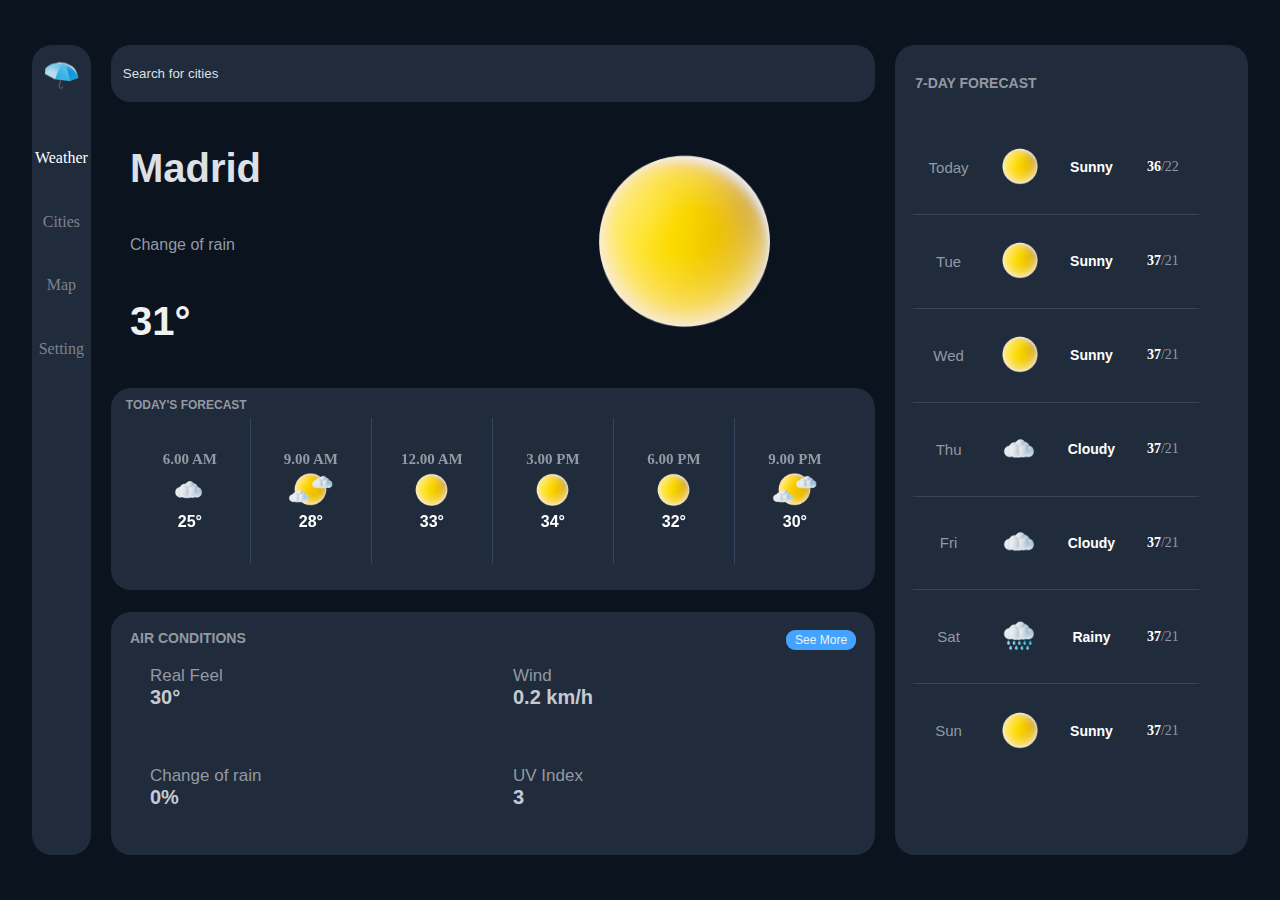
<file: page.html>
<!DOCTYPE html>
<html lang="en">

<head>
    <meta charset="UTF-8">
    <meta name="viewport" content="width=device-width, initial-scale=1.0">
    <link rel="stylesheet" href="https://cdnjs.cloudflare.com/ajax/libs/font-awesome/6.4.2/css/all.min.css"
        integrity="sha512-z3gLpd7yknf1YoNbCzqRKc4qyor8gaKU1qmn+CShxbuBusANI9QpRohGBreCFkKxLhei6S9CQXFEbbKuqLg0DA=="
        crossorigin="anonymous" referrerpolicy="no-referrer" />
    <link rel="stylesheet" href="https://cdn.jsdelivr.net/npm/swiper@10/swiper-bundle.min.css" />
    <title>Weather</title>
    <link rel="stylesheet" href="page.css">
</head>

<body>
    <div class="container">
        <div class="container-left">
            <img src="image/d0bb0968-406e-4014-b9ab-080788e9d44b.png" alt="">

            <div>
                <a href="">
                    <i style="color: #fff; margin-bottom: 5px;" class="fa-solid fa-cloud-sun-rain"></i>
                    <span style="color: #fff;">Weather</span>
                </a>
            </div>
            <div>
                <a href="">
                    <i style="margin-bottom: 5px;" class="fa-solid fa-city"></i>
                    <span>Cities</span>
                </a>
            </div>
            <div>
                <a href="">
                    <i style="margin-bottom: 5px;" class="fa-solid fa-map"></i>
                    <span>Map</span>
                </a>
            </div>
            <div>
                <a href="">
                    <i style="margin-bottom: 5px;" class="fa-solid fa-sliders"></i>
                    <span>Setting</span>
                </a>
            </div>

        </div>
        <div class="container-center">
            <div class="center1">
                <input type="search" placeholder="Search for cities">
            </div>
            <div class="center2">
                <div class="center2-text">
                    <p class="text1">Madrid</p>
                    <p class="text2">Change of rain</p>
                    <p class="text3">31°</p>
                </div>
                <div class="center2-image">
                    <img src="image/e555eccb-fbe4-4a3c-8917-933a41798140.png" alt="">

                </div>
            </div>
            <div class="center3">
                <p class="center3_1">TODAY'S FORECAST</p>
                <div class="weather">
                    <div class="swiper mySwiper">
                        <div class="swiper-wrapper">

                            <div class="swiper-slide">
                                <p class="clock">6.00 AM</p>
                                <div>
                                    <img src="image/2c926953-f968-411a-af55-893c6c0d8901.png" alt="">
                                </div>
                                <p class="degree">25°</p>
                            </div>


                            <div class="swiper-slide">
                                <p class="clock">9.00 AM</p>
                                <div>
                                    <img src="image/634b1d13-e2b4-4766-9bb1-0397c173c222.png" alt="">
                                </div>
                                <p class="degree">28°</p>
                            </div>

                            <div class="swiper-slide">
                                <p class="clock">12.00 AM</p>
                                <div>
                                    <img src="image/e555eccb-fbe4-4a3c-8917-933a41798140.png" alt="">
                                </div>
                                <p class="degree">33°</p>

                            </div>
                            <div class="swiper-slide">
                                <p class="clock">3.00 PM</p>
                                <div>
                                    <img src="image/e555eccb-fbe4-4a3c-8917-933a41798140.png" alt="">
                                </div>
                                <p class="degree"><span>34°</span></p>
                            </div>
                            <div class="swiper-slide">
                                <p class="clock">6.00 PM</p>
                                <div>
                                    <img src="image/e555eccb-fbe4-4a3c-8917-933a41798140.png" alt="">
                                </div>
                                <p class="degree">32°</p>
                            </div>
                            <div class="swiper-slide">
                                <p class="clock">9.00 PM</p>
                                <div>
                                    <img src="image/634b1d13-e2b4-4766-9bb1-0397c173c222.png" alt="">
                                </div>
                                <p class="degree">30°</p>
                            </div>
                        </div>
                    </div>
                </div>
            </div>
            <div class="center4">
                <div class="center4_container">
                    <div class="center4_1">
                        <span>AIR CONDITIONS</span>
                        <div class="button">
                            <a href="">See More</a>
                        </div>
                    </div>

                    <div class="center4_2">

                        <div class="realFeel">
                            <i class="fa-solid fa-temperature-three-quarters"></i>
                            <div class="info">
                                <p class="center4_info"><span>Real Feel</span></p>
                                <p class="center4_degree"><span>30°</span></p>
                            </div>
                        </div>

                        <div class="wind">
                            <i class="fa-solid fa-wind"></i>
                            <div class="info">
                                <p class="center4_info"><span>Wind</span></p>
                                <p class="center4_degree"><span>0.2 km/h</span></p>
                            </div>
                        </div>


                        <div class="changeOfRain">
                            <i class="fa-solid fa-droplet"></i>
                            <div class="info">
                                <p class="center4_info"><span>Change of rain</span></p>
                                <p class="center4_degree"><span>0%</span></p>
                            </div>
                        </div>

                        <div class="uvIndex">
                            <i class="fa-solid fa-sun"></i>
                            <div class="info">
                                <p class="center4_info"><span>UV Index</span></p>
                                <p class="center4_degree"><span>3</span></p>
                            </div>
                        </div>
                    </div>
                </div>
            </div>
        </div>

        <div class="container-right">
            <div class="right1">
                <p class="right_title">7-DAY FORECAST</p>
            </div>
            <div class="right2">
                <div class="days">
                    <div class="today">
                        <div class="day">
                            <span>Today</span>
                        </div>
                        <div class="img">
                        <img src="image/e555eccb-fbe4-4a3c-8917-933a41798140.png" alt="">
                    </div>
                    <div class="name">
                        Sunny
                    </div>
                    <div class="weatherDegree">
                        <p><span>36</span>/22</p>
                    </div>
                </div>
    
    
                <div class="tue">
                    <div class="day">
                        <span>Tue</span>
                    </div>
                    <div class="img">
                        <img src="image/e555eccb-fbe4-4a3c-8917-933a41798140.png" alt="">
                    </div>
                    <div class="name">
                        Sunny
                    </div>
                    <div class="weatherDegree">
                        <p><span>37</span>/21</p>
                    </div>
                </div>
    
                <div class="wed">
                    <div class="day">
                        <span>Wed</span>
                    </div>
                    <div class="img">
                        <img src="image/e555eccb-fbe4-4a3c-8917-933a41798140.png" alt="">
                    </div>
                    <div class="name">
                        Sunny
                    </div>
                    <div class="weatherDegree">
                        <p><span>37</span>/21</p>
                    </div>
                </div>
    
                <div class="thu">
                    <div class="day">
                        <span>Thu</span>
                    </div>
                    <div class="img">
                        <img src="image/2c926953-f968-411a-af55-893c6c0d8901.png" alt="">
                    </div>
                    <div class="name">
                        Cloudy
                    </div>
                    <div class="weatherDegree">
                        <p><span>37</span>/21</p>
                    </div>
                </div>
                
                <div class="fri">
                    <div class="day">
                        <span>Fri</span>
                    </div>
                    <div class="img">
                        <img src="image/2c926953-f968-411a-af55-893c6c0d8901.png" alt="">
                    </div>
                    <div class="name">
                        Cloudy
                    </div>
                    <div class="weatherDegree">
                        <p><span>37</span>/21</p>
                    </div>
                </div>
    
                <div class="sat">
                    <div class="day">
                        <span>Sat</span>
                    </div>
                    <div class="img">
                        <img src="image/d12bc406-1c84-42b5-9f37-4d52460d0521.png" alt="">
                    </div>
                    <div class="name">
                        Rainy
                    </div>
                    <div class="weatherDegree">
                        <p><span>37</span>/21</p>
                    </div>
                </div>
    
                <div class="sun">
                    <div class="day">
                        <span>Sun</span>
                    </div>
                    <div class="img" >
                        <img src="image/e555eccb-fbe4-4a3c-8917-933a41798140.png" alt="">
                    </div>
                    <div class="name">
                        Sunny
                    </div>
                    <div class="weatherDegree">
                        <p><span>37</span>/21</p>
                    </div>
                </div>
                </div>
            </div>
        </div>
    </div>

    <script src="https://cdn.jsdelivr.net/npm/swiper@10/swiper-bundle.min.js"></script>

    <script>
        var swiper = new Swiper(".mySwiper", {
            slidesPerView: "auto",
            spaceBetween: 10,
            pagination: {
                el: ".swiper-pagination",
                clickable: true,
            },

        });
    </script>

</body>

</html>
</file>
<file: page.css>
html, body, div, span, applet, object, iframe,
h1, h2, h3, h4, h5, h6, p, blockquote, pre,
a, abbr, acronym, address, big, cite, code,
del, dfn, em, img, ins, kbd, q, s, samp,
small, strike, strong, sub, sup, tt, var,
b, u, i, center,
dl, dt, dd, ol, ul, li,
fieldset, form, label, legend,
table, caption, tbody, tfoot, thead, tr, th, td,
article, aside, canvas, details, embed, 
figure, figcaption, footer, header, hgroup, 
menu, nav, output, ruby, section, summary,
time, mark, audio, video {
	margin: 0;
	padding: 0;
	border: 0;
	font-size: 100%;
	font: inherit;
	vertical-align: baseline;
}
article, aside, details, figcaption, figure, 
footer, header, hgroup, menu, nav, section {
	display: block;
}
ol, ul {
	list-style: none;
}
blockquote, q {
	quotes: none;
}
blockquote:before, blockquote:after,
q:before, q:after {
	content: '';
	content: none;
}
table {
	border-collapse: collapse;
	border-spacing: 0;
}
body {
    height: 100vh;
    background-color: rgb(11, 19, 30);
    overflow: hidden;
    display: flex;
    justify-content: center;
    align-items: center;

}

.container {
    width: 95%;
    height: 90%;
    display: flex;
    justify-content: space-between;
    gap: 20px;
}

.container-left {
    width: 5%;
    height: 100%;
    background-color: #202B3B;
    border-radius: 20px;
    display: flex;
    flex-direction: column;
    gap: 5%;

}

.container-left a {
    display: flex;
    flex-direction: column;
    justify-content: center;
    align-items: center;
    color: #7c838d;
    text-decoration: none;
}

.container-left img {
    width: 100%;
    height: auto;

}

.container-center {
    width: 65%;
    height: 100%;
    border-radius: 20px;
    display: flex;
    flex-direction: column;
    justify-content: space-between;
}

.center1 {
    width: 100%;
    height: 7%;
    background-color: #202B3B;
    border-radius: 20px;

}

.center1 input {
    background-color: #202B3B;
    width: 100%;
    height: 100%;
    border-radius: 20px;
    border: none;
}

.center1 input::placeholder {
    color: #DDE0E4;
    padding-left: 10px;
}

.center2 {
    width: 100%;
    height: 30%;
    display: flex;
    justify-content: space-around;
    position: relative;


}

.center2-text {
    width: 45%;
    height: 100%;
    display: flex;
    flex-direction: column;
    justify-content: space-around;
}

.center2-text p {
    margin: 0;
}

.text1 {
    font-family: 'Rubik', sans-serif;
    font-size: 40px;
    color: #DDE0E4;
    font-weight: 700;
}

.text2 {
    font-family: 'Rubik', sans-serif;
    font-size: 16px;
    color: #9399A2;

}

.text3 {
    font-family: 'Rubik', sans-serif;
    font-size: 40px;
    color: #F0F1F1;
    font-weight: 900;

}

.center2-image {
    width: 45%;
    height: 100%;
    position: relative;
}

.center2-image img {
    width: 100%;
    height: 100%;
    object-fit: contain;
}


.center3 {
    height: 25%;
    width: 100%;
    background-color: #202B3B;
    border-radius: 20px;
    position: relative;
}

.center3_1 {
    color: #9399A2;
    font-weight: 600;
    font-family: 'Rubik', sans-serif;
    font-size: 12px;
    margin-left: 15px;
    height: 5%;
    margin-top: 10px;
}

.weather {
    position: relative;
    display: flex;
    width: 100%;
    height: 90%;
    align-items: center;
    margin-top: 10px;

}

.swiper {
    width: 95%;
    height: 100%;
    margin: auto;

}

.swiper-slide {
    height: 80%;
    width: 120px;
    display: flex;
    flex-direction: column;
    justify-content: center;
    align-items: center;
    text-align: center;
    margin: 0 !important;
    border-right: 1px solid #35455e;

}

.swiper-slide:last-child {
    border: none;
}

.swiper-slide div {
    width: 45px;
    height: 45px;
    display: flex;
    flex-direction: column;
    align-items: center;
}

.swiper-slide div img {
    display: block;
    width: 100%;
    height: 100%;
    object-fit: contain;
}

.clock {
    color: #9399A2;
    font-weight: 600;
    font-size: 15px;
    margin: 0;

}

.degree {
    color: #fff;
    font-weight: 600;
    font-size: 16px;
    font-family: 'Rubik', sans-serif;
    margin: 0;
}

.center4 {
    height: 30%;
    width: 100%;
    background-color: #202B3B;
    border-radius: 20px;
    display: flex;
    justify-content: center;
    align-items: center;
}

.center4_container {
    width: 95%;
    height: 85%;
    position: relative;
}

.center4_1 {
    width: 100%;
    height: 10%;
    display: flex;
    justify-content: space-between;
    flex-wrap: wrap;
}

.center4_1 span {
    color: #9399A2;
    font-family: 'Rubik', sans-serif;
    font-size: 14px;
    font-weight: 600;
}

.center4_1 .button {
    width: 70px;
    height: 20px;
    background-color: #44A3FF;
    border-radius: 9px;
    text-align: center;
}

.center4_1 .button a {
    color: #f0f1f1;
    text-decoration: none;
    font-family: 'Rubik', sans-serif;
    font-size: 12px;
    text-align: center;
    line-height: 20px;
}

.center4_2 {
    width: 100%;
    height: 85%;
    display: flex;
    flex-wrap: wrap;
    justify-content: center;
    position: absolute;
    bottom: 0;
    margin-top: 10px;
}

.center4_2 div {
    margin-top: 3px;
    width: 50%;
    height: 55%;
}

.center4_2 i {
    font-size: 20px;
    color: #9399a2;
}

.realFeel,
.wind,
.changeOfRain,
.uvIndex {
    display: flex;
}
.info {
    height: 20%;
    display: flex;
    flex-direction: column;
}

.center4_info {
    color: #9399A2;
    font-size: 17px;
    font-family: 'Rubik', sans-serif;
    margin-top: -1px;
    margin-left: 20px;
}

.center4_degree {
    color: #C4CAD3;
    font-size: 20px;
    font-family: 'Rubik', sans-serif;
    margin-left: 20px;
    font-weight: 600;
}

.container-right {
    width: 30%;
    height: 100%;
    background-color: #202B3B;
    border-radius: 20px;
}

.right_title {
    font-size: 14px;
    color: #9399A2;
    font-family: 'Rubik', sans-serif;
    margin: 30px 20px;
    font-weight: 600;
}

.right2 {
    width: 90%;
    height: 90%;
    margin: auto;
}

.days {
    width: 90%;
    height: 90%;
    display: flex;
    flex-direction: column;
    align-items: center;
}

.today,
.tue,
.wed,
.thu,
.fri,
.sat,
.sun {
    width: 100%;
    height: 25%;
    border-bottom: 1px solid #354555;
    display: flex;
    justify-content: space-between;
    align-items: center;
}

.sun {
    border: none;
}

.days .img {
    width: 25%;
    display: flex;
    justify-content: center;
}

.days img {
    width: 50px;
    height: auto;
}

.day {
    color: #9399A2;
    font-size: 15px;
    font-family: 'Rubik', sans-serif;
    width: 25%;
    display: flex;
    justify-content: center;
}

.name {
    width: 22%;
    color: #fff;
    font-size: 14px;
    font-family: 'Rubik', sans-serif;
    font-weight: 600;
    width: 25%;
    display: flex;
    justify-content: center;
}

.weatherDegree span {
    color: #fff;
    font-size: 14px;
    font-weight: 600;
}

.weatherDegree {
    width: 25%;
    display: flex;
    justify-content: center;
}

.weatherDegree p {
    color: #9399A2;
    font-size: 14px;
    font-weight: 200;

}

@media screen and(max-width : 768px) {
    .container {
        display: flex;
        flex-wrap: wrap;
    }

    .container-left {
        width: 20%;
        height: 50%;

    }

    .container-center {
        width: 80%;
        height: 50%;
    }

    .container-right {
        width: 100%;
        height: 50%;
    }

}
</file>
